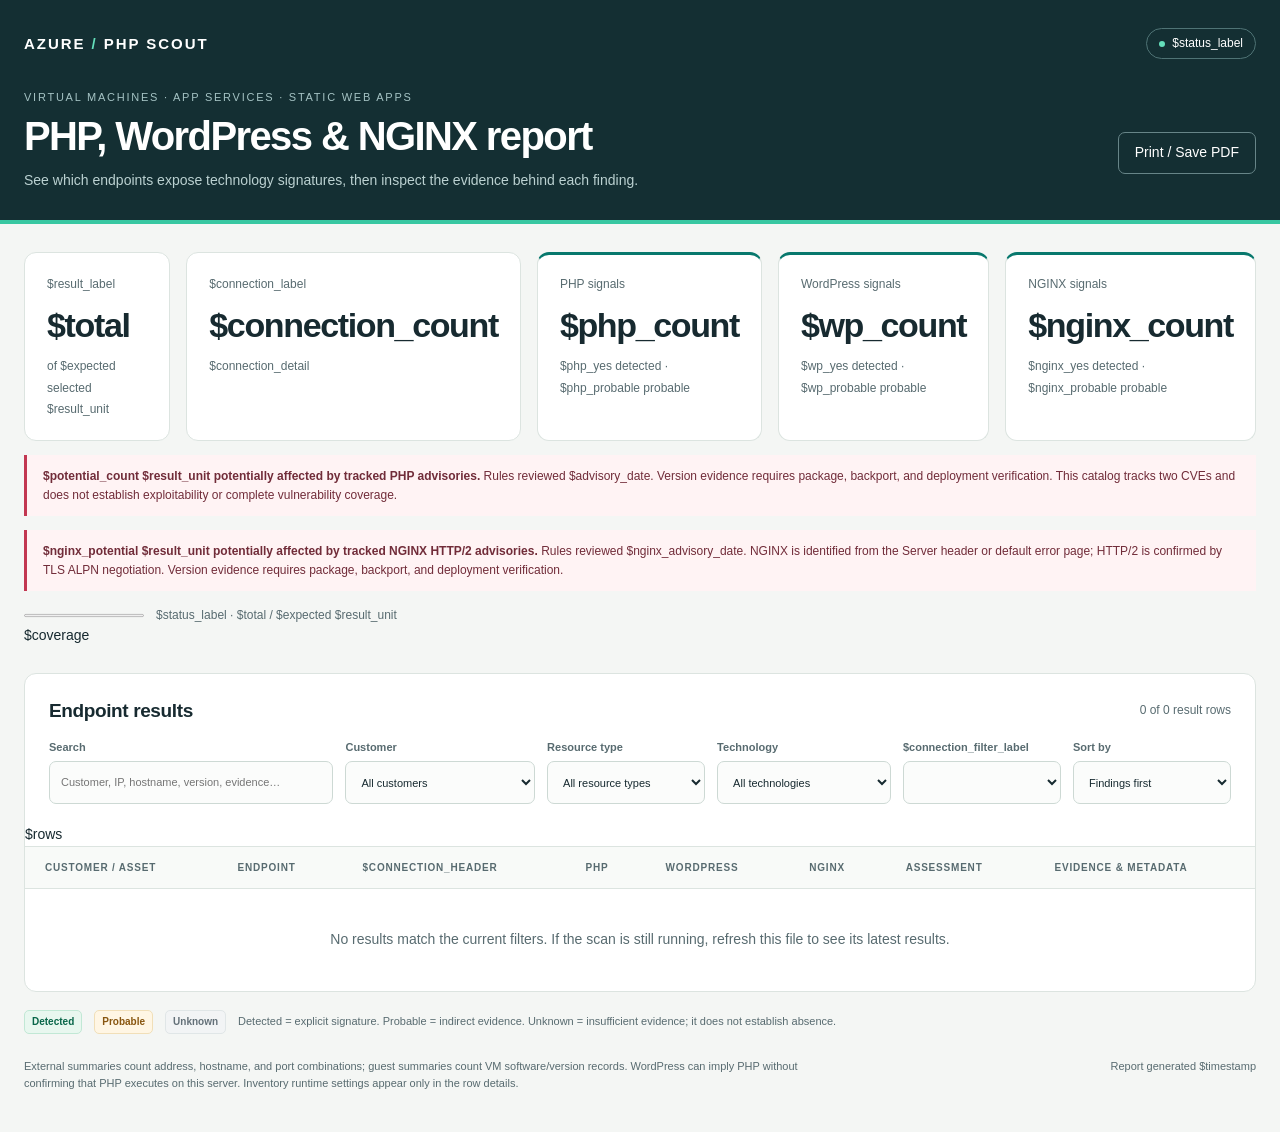
<file: src/azure_php_scout/report-template.html>
<!doctype html>
<html lang="en">
<head>
<meta charset="utf-8">
<meta name="viewport" content="width=device-width, initial-scale=1">
<meta name="referrer" content="no-referrer">
<title>Azure PHP Scout · Exposure report</title>
<style>
:root{color-scheme:light;--ink:#172a30;--muted:#586b70;--paper:#f4f6f4;--line:#dce4e0;--teal:#08786d}
*{box-sizing:border-box}body{margin:0;background:var(--paper);color:var(--ink);font:14px/1.55 -apple-system,BlinkMacSystemFont,"Segoe UI",sans-serif}
header{background:#142f33;color:white;padding:28px max(24px,calc((100vw - 1440px)/2));border-bottom:4px solid #38c7a1}
.topline,.heading,.section-heading{display:flex;justify-content:space-between;align-items:center;gap:20px}
.brand{font-size:15px;font-weight:750;letter-spacing:.13em}.brand span{color:#64dfbb}.eyebrow{font-size:11px;text-transform:uppercase;letter-spacing:.16em;color:#a5c3c4;margin:30px 0 8px}
h1{font-size:clamp(28px,4vw,40px);letter-spacing:-.04em;line-height:1.12;margin:0 0 12px;font-weight:650}header p{color:#bbd1d1;margin:0;max-width:720px}
.status{font-size:12px;border:1px solid #4f7375;border-radius:999px;padding:5px 12px;white-space:nowrap}.status::before{content:"";display:inline-block;width:6px;height:6px;border-radius:50%;background:#64dfbb;margin-right:7px}
.status.interrupted::before,.status.failed::before{background:#ffd18c}.status.running::before{background:#9cdaf8}
.print{color:white;background:transparent;border:1px solid #678588;padding:9px 16px;border-radius:7px;font:inherit;cursor:pointer;white-space:nowrap}
main{max-width:1488px;margin:auto;padding:28px 24px 40px}.stats{display:grid;grid-template-columns:repeat(5,1fr);gap:16px}
.stat{background:white;border:1px solid var(--line);border-radius:12px;padding:20px 22px}.stat-label{font-size:12px;color:var(--muted)}.stat strong{display:block;font-size:34px;line-height:1.3;letter-spacing:-.04em;margin:8px 0}.stat small{color:var(--muted);font-size:12px}.stat.accent{border-top:3px solid var(--teal);padding-top:18px}
.progress{margin-top:15px;display:flex;gap:12px;align-items:center;font-size:12px;color:var(--muted)}progress{height:7px;max-width:220px;accent-color:var(--teal)}
.results{background:white;border:1px solid var(--line);border-radius:12px;margin-top:26px;overflow:hidden}.section-heading{padding:22px 24px 14px}h2{margin:0;font-size:19px;letter-spacing:-.02em}.count{color:var(--muted);font-size:12px}
.filters{display:grid;grid-template-columns:2fr 1.25fr 1.1fr 1fr 1fr;gap:12px;padding:0 24px 20px}label{display:block;font-size:11px;color:var(--muted);font-weight:600}input,select{display:block;width:100%;font:inherit;font-weight:400;color:var(--ink);margin-top:5px;padding:10px 11px;border:1px solid #cdd9d4;background:#fbfcfb;border-radius:7px;min-height:43px}input:focus,select:focus,button:focus-visible,summary:focus-visible{outline:2px solid var(--teal);outline-offset:2px}
.table-wrap{overflow-x:auto}table{width:100%;border-collapse:collapse;text-align:left;min-width:900px}th{padding:13px 20px;font-size:10px;font-weight:700;color:var(--muted);background:#f8faf8;border-top:1px solid var(--line);border-bottom:1px solid var(--line);text-transform:uppercase;letter-spacing:.08em}td{padding:18px 20px;border-bottom:1px solid #e8eeea;vertical-align:top;font-size:12px}tbody tr:last-child td{border-bottom:0}tbody tr:hover{background:#fcfdfb}td strong{font-weight:650}td small{display:block;color:var(--muted);font-size:11px;margin-top:4px;overflow-wrap:anywhere}.endpoint{max-width:300px;overflow-wrap:anywhere}a{color:var(--teal);text-decoration:none;font-weight:600}a:hover{text-decoration:underline}.http-code{font-family:ui-monospace,SFMono-Regular,Consolas,monospace;font-weight:650}.offline{color:#7c6260;font-size:11px;white-space:nowrap}
.badge{display:inline-block;font-size:10px;font-weight:650;border-radius:5px;padding:3px 7px;border:1px solid;white-space:nowrap}.badge.yes{color:#096649;background:#e8f7ef;border-color:#c1e8d5}.badge.probable{color:#885610;background:#fff6e4;border-color:#f1dfb8}.badge.unknown{color:#637078;background:#f2f4f5;border-color:#e0e6e7}.version{display:block;font:11px ui-monospace,SFMono-Regular,Consolas,monospace;margin-top:5px;color:var(--muted)}
details{min-width:120px;max-width:500px}summary{cursor:pointer;white-space:nowrap;color:var(--teal);font-weight:600;font-size:11px}.detail-content{min-width:245px;padding-top:10px;max-width:500px;overflow-wrap:anywhere}dl{margin:0;display:grid;grid-template-columns:100px minmax(0,1fr);gap:5px 10px;font-size:11px}dt{color:var(--muted)}dd{margin:0}h4{font-size:11px;margin:14px 0 4px}.detail-content p{font-size:11px;white-space:pre-wrap;margin:0;color:#4b5d61}
.empty{padding:40px 24px;text-align:center;color:var(--muted)}[hidden]{display:none!important}.legend{display:flex;gap:12px;align-items:baseline;flex-wrap:wrap;color:var(--muted);font-size:11px;margin-top:18px}.legend p{margin:0;flex:1;min-width:260px}.footer{display:flex;justify-content:space-between;gap:20px;flex-wrap:wrap;margin-top:24px;color:var(--muted);font-size:11px}.footer p{margin:0;max-width:820px}noscript p{padding:12px 24px;background:#fff6e4}
@media(max-width:1000px){.filters{grid-template-columns:repeat(2,minmax(0,1fr))}.filters label:first-child{grid-column:1/-1}.stats{grid-template-columns:repeat(2,1fr)}}
@media(max-width:560px){main{padding:18px 14px}.stat{padding:15px}.stat strong{font-size:28px}.filters{padding:0 16px 18px;gap:8px}.heading{align-items:flex-start}.print{padding:7px 10px;font-size:12px}.section-heading{padding:18px 16px;flex-wrap:wrap}.topline{align-items:flex-start}.status{font-size:10px}.stats{gap:10px}header{padding:22px 18px}.progress{flex-wrap:wrap}}
@media print{header{color:#142f33;background:white;padding:0 0 20px}header p,.eyebrow{color:#586b70}.status{color:#142f33}.print,.filters,summary,.progress{display:none}.stats{gap:8px}.stat{padding:10px}.stat strong{font-size:24px}main{padding:0}body{background:white}.results{overflow:visible}.table-wrap{overflow:visible}table{min-width:0}th,td{padding:9px 7px}.detail-content{min-width:0}a{color:#172a30}.legend{break-inside:avoid}}
</style>
<style>
.filters{grid-template-columns:1.8fr 1.2fr 1fr 1.1fr 1fr 1fr}.coverage{margin-top:24px;padding:22px 24px;background:white;border:1px solid var(--line);border-radius:12px;font-size:12px}.coverage h2{margin-bottom:12px}.coverage p{margin:7px 0}.coverage-warning{margin:14px 0;padding:14px;background:#fff3de;border:1px solid #edca91;border-radius:7px;color:#775021;overflow-wrap:anywhere}.coverage-warning li{margin:6px 0}.coverage-details{max-width:none;margin:12px 0}.coverage-details ul{max-height:260px;overflow:auto;padding-right:20px}.coverage-details li{margin:6px 0;overflow-wrap:anywhere}@media(max-width:1100px){.filters{grid-template-columns:repeat(3,minmax(0,1fr))}.filters label:first-child{grid-column:auto}}@media(max-width:650px){.filters{grid-template-columns:repeat(2,minmax(0,1fr))}.filters label:first-child{grid-column:1/-1}}
</style>
<style>
.risk{display:inline-block;font-size:10px;padding:4px 7px;border-radius:5px;max-width:135px;text-transform:capitalize}.risk.critical{color:#a91d32;background:#fff0f2;border:1px solid #ffc4cf}.risk.high{color:#9b5615;background:#fff5e7}.risk.medium{color:#65501d;background:#faf5dd}.risk.info{color:#586b70;background:#f2f5f4}.advisory-note{margin:14px 0 0;padding:12px 16px;border-left:3px solid #c23751;background:#fff3f4;font-size:12px;color:#712c39}
</style>
</head>
<body>
<header>
 <div class="topline"><div class="brand">AZURE<span> / </span>PHP SCOUT</div><span class="status $status">$status_label</span></div>
 <p class="eyebrow">Virtual machines · App Services · Static Web Apps</p>
 <div class="heading"><div><h1>PHP, WordPress &amp; NGINX report</h1><p>See which endpoints expose technology signatures, then inspect the evidence behind each finding.</p></div><button class="print" id="print" type="button">Print / Save PDF</button></div>
</header>
<main>
 <section class="stats" aria-label="Scan summary">
  <div class="stat"><span class="stat-label">$result_label</span><strong>$total</strong><small>of $expected selected $result_unit</small></div>
  <div class="stat"><span class="stat-label">$connection_label</span><strong>$connection_count</strong><small>$connection_detail</small></div>
  <div class="stat accent"><span class="stat-label">PHP signals</span><strong>$php_count</strong><small>$php_yes detected · $php_probable probable</small></div>
  <div class="stat accent"><span class="stat-label">WordPress signals</span><strong>$wp_count</strong><small>$wp_yes detected · $wp_probable probable</small></div>
  <div class="stat accent"><span class="stat-label">NGINX signals</span><strong>$nginx_count</strong><small>$nginx_yes detected · $nginx_probable probable</small></div>
 </section>
 <p class="advisory-note"><strong>$potential_count $result_unit potentially affected by tracked PHP advisories.</strong> Rules reviewed $advisory_date. Version evidence requires package, backport, and deployment verification. This catalog tracks two CVEs and does not establish exploitability or complete vulnerability coverage.</p>
 <p class="advisory-note"><strong>$nginx_potential $result_unit potentially affected by tracked NGINX HTTP/2 advisories.</strong> Rules reviewed $nginx_advisory_date. NGINX is identified from the Server header or default error page; HTTP/2 is confirmed by TLS ALPN negotiation. Version evidence requires package, backport, and deployment verification.</p>
 <div class="progress"><progress max="100" value="$progress" aria-label="Scan completion">$progress%</progress><span>$status_label · $total / $expected $result_unit</span></div>
 $coverage
 <section class="results" aria-labelledby="results-heading">
  <div class="section-heading"><h2 id="results-heading">Endpoint results</h2><span class="count" id="result-count" role="status" aria-live="polite">$row_count result rows · $total unique $result_unit</span></div>
  <div class="filters">
   <label>Search<input id="search" type="search" placeholder="Customer, IP, hostname, version, evidence…" autocomplete="off"></label>
   <label>Customer<select id="customer"><option value="">All customers</option>$customer_options</select></label>
   <label>Resource type<select id="resource"><option value="">All resource types</option><option value="vm">Virtual machines</option><option value="appservice">App Services</option><option value="staticwebapp">Static Web Apps</option><option value="target">Manual targets</option></select></label>
   <label>Technology<select id="technology"><option value="">All technologies</option><option value="any">PHP, WordPress or NGINX signals</option><option value="wordpress">WordPress signals</option><option value="php">PHP signals</option><option value="nginx">NGINX signals</option><option value="unknown">No technology signals</option></select></label>
   <label>$connection_filter_label<select id="connection">$connection_options</select></label>
   <label>Sort by<select id="sort"><option value="findings">Findings first</option><option value="customer">Customer</option><option value="target">Target address</option></select></label>
  </div>
  <noscript><p>All results are shown below. Enable JavaScript to search, filter, and sort them.</p></noscript>
  <div class="table-wrap"><table><thead><tr><th scope="col">Customer / asset</th><th scope="col">Endpoint</th><th scope="col">$connection_header</th><th scope="col">PHP</th><th scope="col">WordPress</th><th scope="col">NGINX</th><th scope="col">Assessment</th><th scope="col">Evidence &amp; metadata</th></tr></thead>
   <tbody id="results">$rows</tbody>
  </table></div>
  <div class="empty" id="empty"$empty_hidden>No results match the current filters. If the scan is still running, refresh this file to see its latest results.</div>
 </section>
 <div class="legend"><span class="badge yes">Detected</span><span class="badge probable">Probable</span><span class="badge unknown">Unknown</span><p>Detected = explicit signature. Probable = indirect evidence. Unknown = insufficient evidence; it does not establish absence.</p></div>
 <footer class="footer"><p>External summaries count address, hostname, and port combinations; guest summaries count VM software/version records. WordPress can imply PHP without confirming that PHP executes on this server. Inventory runtime settings appear only in the row details.</p><span>Report generated <time datetime="$timestamp">$timestamp</time></span></footer>
</main>
<script>
(() => {
  'use strict';
  const body = document.getElementById('results');
  const rows = Array.from(body.querySelectorAll('tr.result'));
  const search = document.getElementById('search');
  const customer = document.getElementById('customer');
  const resource = document.getElementById('resource');
  const technology = document.getElementById('technology');
  const connection = document.getElementById('connection');
  const sort = document.getElementById('sort');
  const searchable = new Map(rows.map(row => [row, row.textContent.toLocaleLowerCase()]));
  const compare = (a, b) => a.localeCompare(b, undefined, {numeric: true, sensitivity: 'base'});
  function update() {
    const query = search.value.trim().toLocaleLowerCase();
    let visible = 0;
    for (const row of rows) {
      const d = row.dataset;
      const php = d.php !== 'unknown', wp = d.wp !== 'unknown', nginx = d.nginx !== 'unknown';
      const matchesTechnology = !technology.value ||
        (technology.value === 'any' && (php || wp || nginx)) ||
        (technology.value === 'php' && php) ||
        (technology.value === 'wordpress' && wp) ||
        (technology.value === 'nginx' && nginx) ||
        (technology.value === 'unknown' && !php && !wp && !nginx);
      row.hidden = !((!query || searchable.get(row).includes(query)) &&
        (!customer.value || d.customer === customer.value) && matchesTechnology &&
        (!resource.value || d.resource === resource.value) &&
        (!connection.value || d.reachable === connection.value ||
          (connection.value === 'inspected' && ['checked','incomplete'].includes(d.guestStatus)) ||
          (connection.value === 'uninspected' && !['checked','incomplete'].includes(d.guestStatus))));
      if (!row.hidden) visible++;
    }
    document.getElementById('result-count').textContent = visible + ' of ' + rows.length + ' result rows';
    document.getElementById('empty').hidden = visible !== 0;
  }
  function reorder() {
    rows.sort((a, b) => {
      if (sort.value === 'findings') {
        const rank = Number(a.dataset.rank) - Number(b.dataset.rank);
        if (rank) return rank;
      }
      if (sort.value !== 'target') {
        const customerOrder = compare(a.dataset.customer, b.dataset.customer);
        if (customerOrder) return customerOrder;
      }
      return compare(a.dataset.target, b.dataset.target) ||
        Number(a.dataset.port) - Number(b.dataset.port);
    });
    for (const row of rows) body.appendChild(row);
  }
  search.addEventListener('input', update);
  for (const control of [customer, resource, technology, connection]) control.addEventListener('change', update);
  sort.addEventListener('change', reorder);
  document.getElementById('print').addEventListener('click', () => window.print());
  for (const time of document.querySelectorAll('time[datetime]')) {
    const date = new Date(time.dateTime);
    if (!Number.isNaN(date.getTime())) time.textContent = date.toLocaleString();
  }
  update();
})();
</script>
</body>
</html>
</file>
